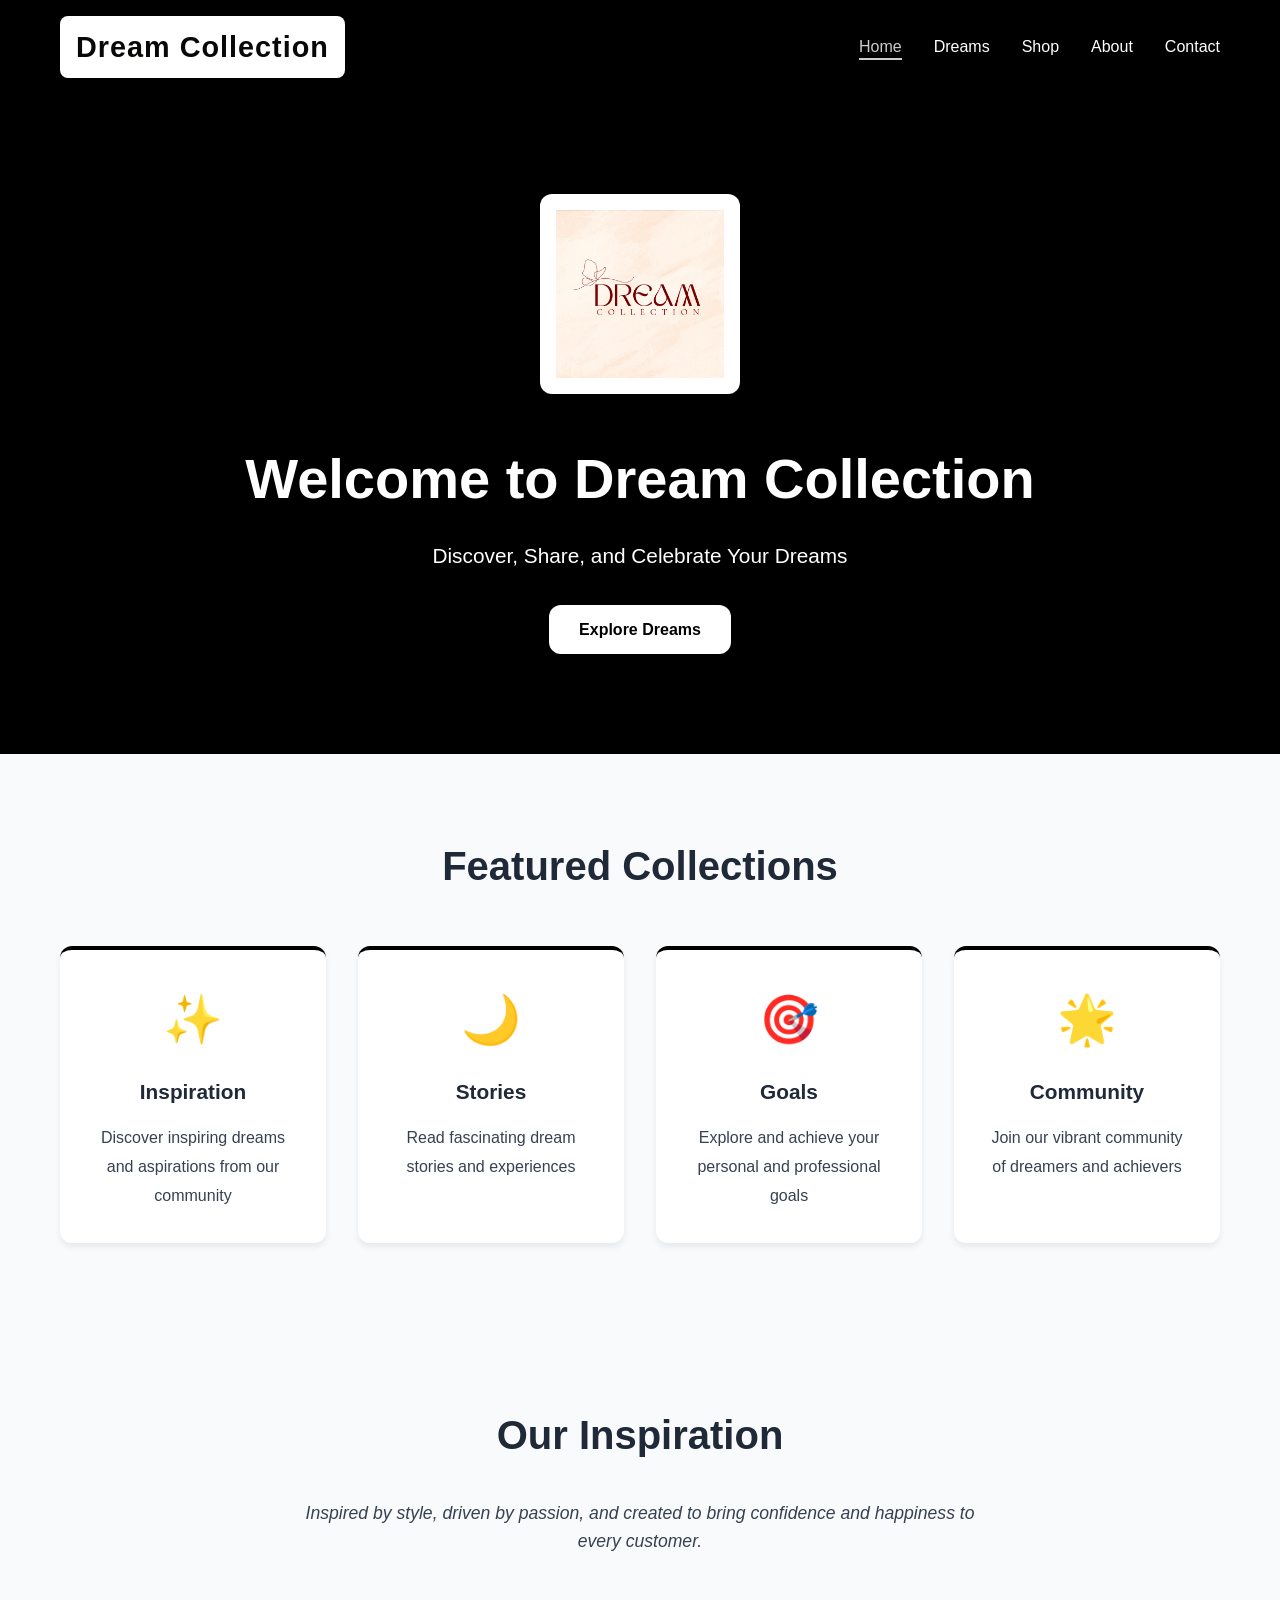
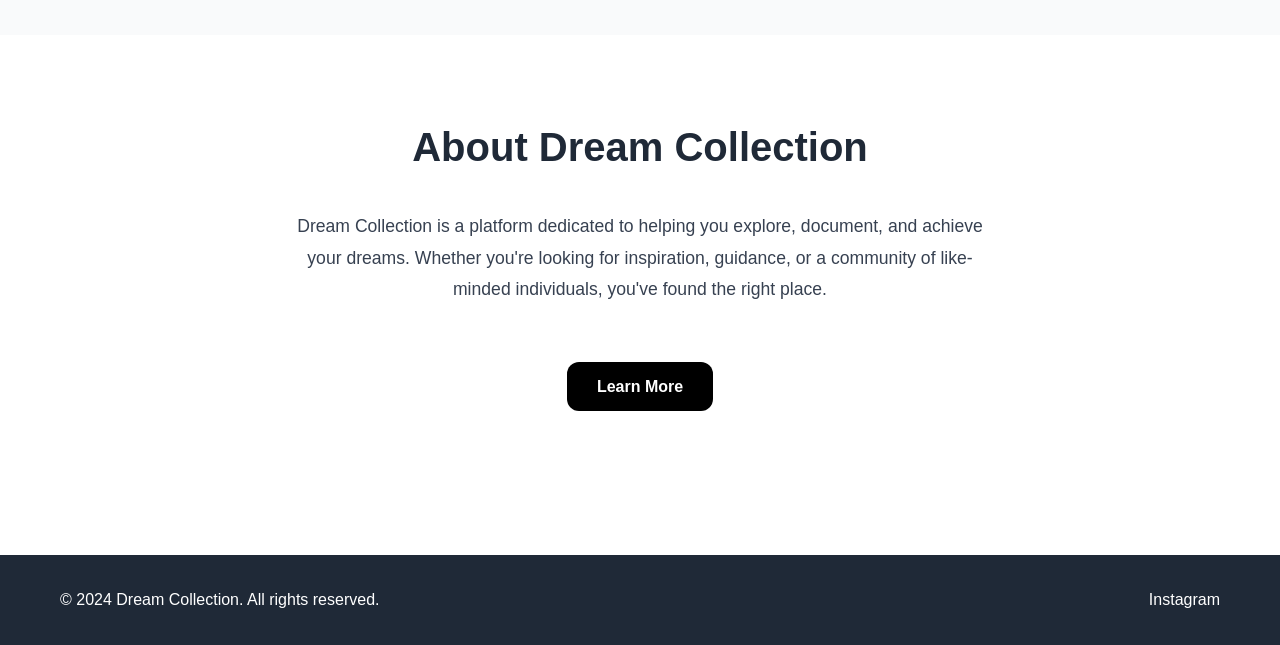
<file: index.html>
<!DOCTYPE html>
<html lang="en">
<head>
    <meta charset="UTF-8">
    <meta name="viewport" content="width=device-width, initial-scale=1.0">
    <title>Dream Collection - Explore Your Dreams</title>
    <link rel="stylesheet" href="styles.css">
</head>
<body>
    <!-- Navigation -->
    <nav class="navbar">
        <div class="container">
            <div class="logo">Dream Collection</div>
            <ul class="nav-menu">
                <li><a href="index.html" class="active">Home</a></li>
                <li><a href="dreams.html">Dreams</a></li>
                <li><a href="shop.html">Shop</a></li>
                <li><a href="about.html">About</a></li>
                <li><a href="contact.html">Contact</a></li>
            </ul>
        </div>
    </nav>

    <!-- Hero Section -->
    <section class="hero">
        <div class="hero-content">
            <div class="hero-logo">
                <img src="/images/logo.jpg.jpeg" alt="Dream Collection Logo" class="logo-image">
            </div>
            <h1>Welcome to Dream Collection</h1>
            <p>Discover, Share, and Celebrate Your Dreams</p>
            <a href="dreams.html" class="btn btn-primary">Explore Dreams</a>
        </div>
    </section>

    <!-- Featured Section -->
    <section class="featured">
        <div class="container">
            <h2>Featured Collections</h2>
            <div class="featured-grid">
                <div class="card">
                    <div class="card-icon">✨</div>
                    <h3>Inspiration</h3>
                    <p>Discover inspiring dreams and aspirations from our community</p>
                </div>
                <div class="card">
                    <div class="card-icon">🌙</div>
                    <h3>Stories</h3>
                    <p>Read fascinating dream stories and experiences</p>
                </div>
                <div class="card">
                    <div class="card-icon">🎯</div>
                    <h3>Goals</h3>
                    <p>Explore and achieve your personal and professional goals</p>
                </div>
                <div class="card">
                    <div class="card-icon">🌟</div>
                    <h3>Community</h3>
                    <p>Join our vibrant community of dreamers and achievers</p>
                </div>
            </div>
        </div>
    </section>

    <!-- Our Inspiration Section -->
    <section class="inspiration">
        <div class="container">
            <h2>Our Inspiration</h2>
            <p>Inspired by style, driven by passion, and created to bring confidence and happiness to every customer.</p>
        </div>
    </section>

    <!-- About Section -->
    <section class="about-preview">
        <div class="container">
            <h2>About Dream Collection</h2>
            <p>Dream Collection is a platform dedicated to helping you explore, document, and achieve your dreams. Whether you're looking for inspiration, guidance, or a community of like-minded individuals, you've found the right place.</p>
            <a href="about.html" class="btn btn-secondary">Learn More</a>
        </div>
    </section>

    <!-- Footer -->
    <footer class="footer">
        <div class="container">
            <p>&copy; 2024 Dream Collection. All rights reserved.</p>
            <div class="social-links">
                <a href="https://instagram.com/dreamcollection.jewellery" target="_blank">Instagram</a>
            </div>
        </div>
    </footer>
</body>
</html>
</file>
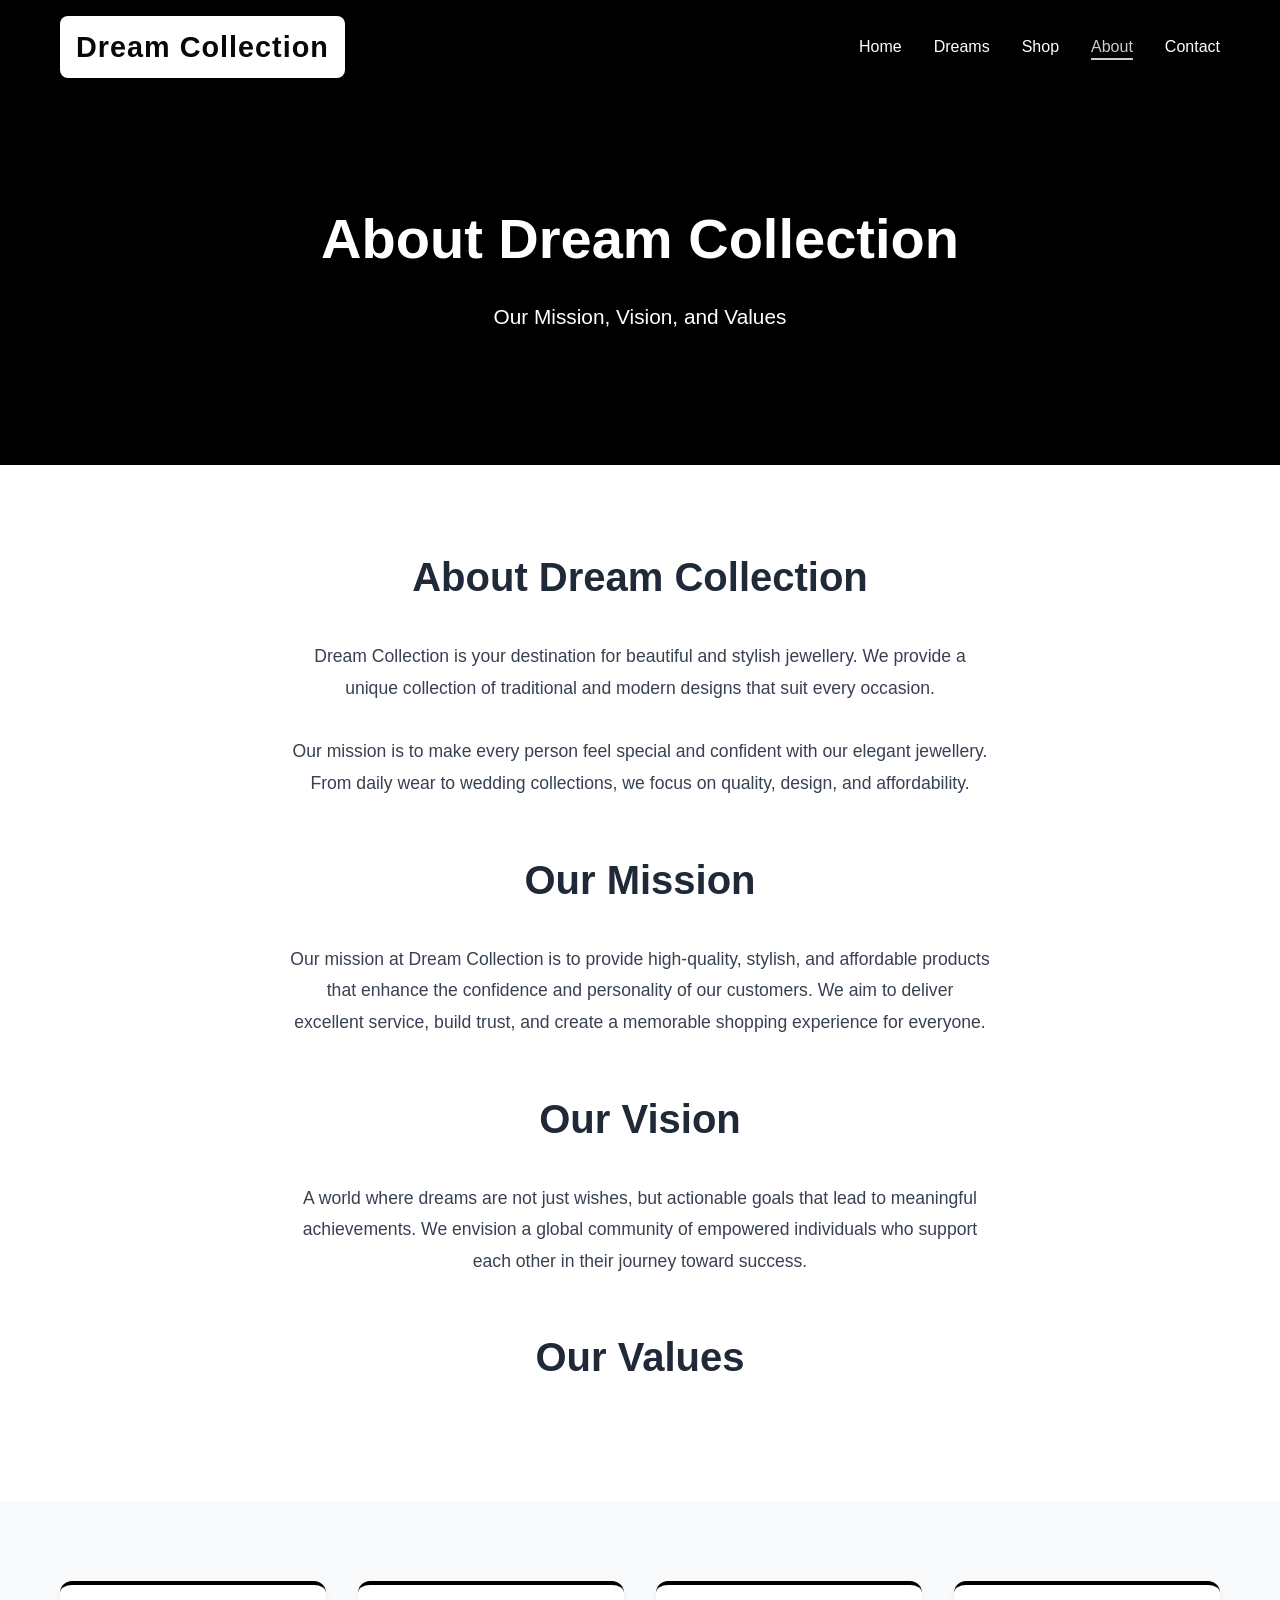
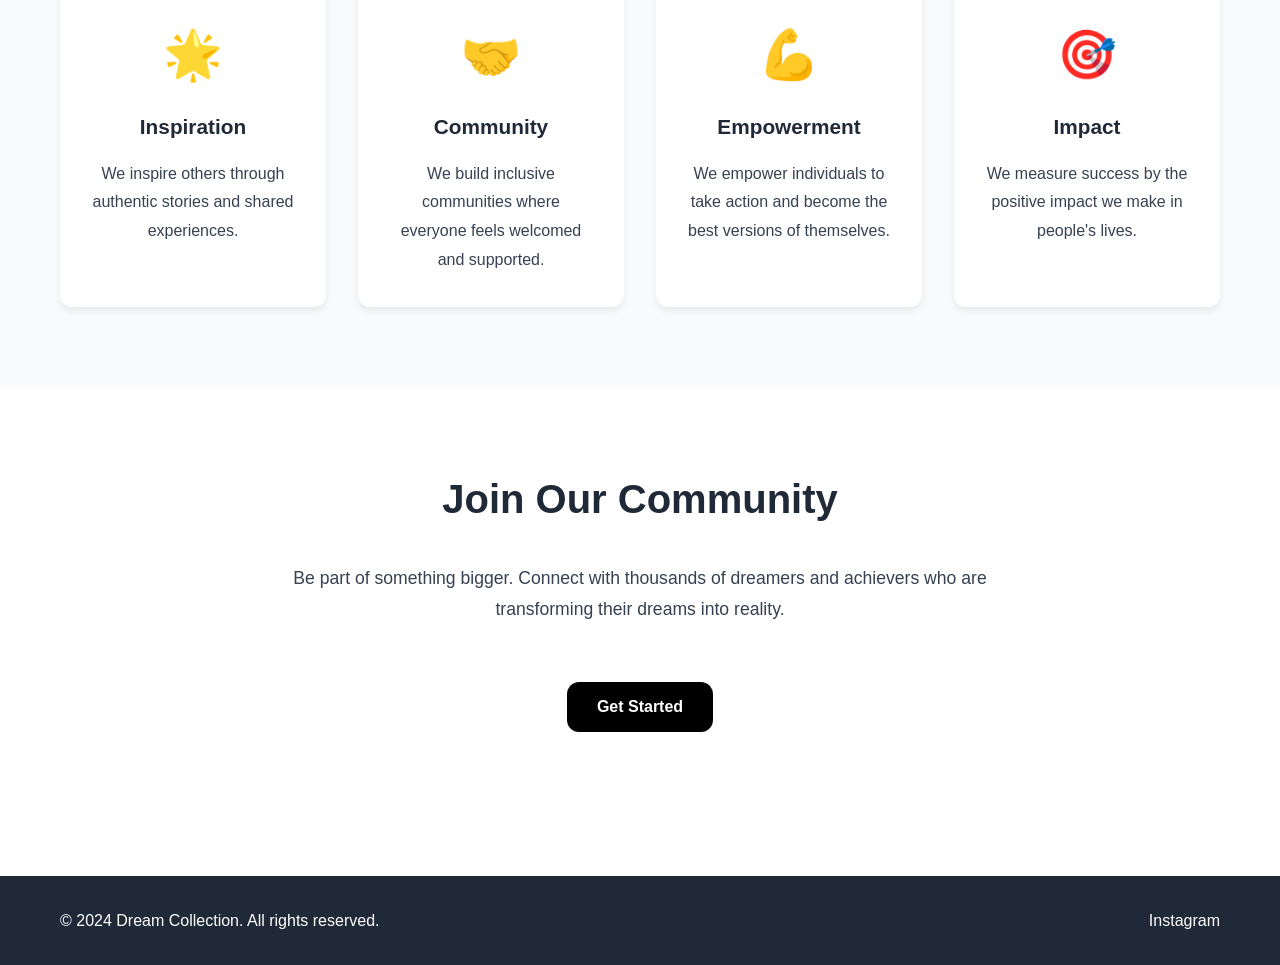
<file: about.html>
<!DOCTYPE html>
<html lang="en">
<head>
    <meta charset="UTF-8">
    <meta name="viewport" content="width=device-width, initial-scale=1.0">
    <title>About - Dream Collection</title>
    <link rel="stylesheet" href="styles.css">
</head>
<body>
    <!-- Navigation -->
    <nav class="navbar">
        <div class="container">
            <div class="logo">Dream Collection</div>
            <ul class="nav-menu">
                <li><a href="index.html">Home</a></li>
                <li><a href="dreams.html">Dreams</a></li>
                <li><a href="shop.html">Shop</a></li>
                <li><a href="about.html" class="active">About</a></li>
                <li><a href="contact.html">Contact</a></li>
            </ul>
        </div>
    </nav>

    <!-- Header -->
    <section class="hero" style="min-height: 300px;">
        <div class="hero-content">
            <h1>About Dream Collection</h1>
            <p>Our Mission, Vision, and Values</p>
        </div>
    </section>

    <!-- Content -->
    <section class="about-preview">
        <div class="container">
            <h2>About Dream Collection</h2>
            <p>Dream Collection is your destination for beautiful and stylish jewellery. We provide a unique collection of traditional and modern designs that suit every occasion.</p>
            
            <p style="margin-top: 1.5rem;">Our mission is to make every person feel special and confident with our elegant jewellery. From daily wear to wedding collections, we focus on quality, design, and affordability.</p>
            
            <h2 style="margin-top: 3rem;">Our Mission</h2>
            <p>Our mission at Dream Collection is to provide high-quality, stylish, and affordable products that enhance the confidence and personality of our customers. We aim to deliver excellent service, build trust, and create a memorable shopping experience for everyone.</p>
            
            <h2 style="margin-top: 3rem;">Our Vision</h2>
            <p>A world where dreams are not just wishes, but actionable goals that lead to meaningful achievements. We envision a global community of empowered individuals who support each other in their journey toward success.</p>
            
            <h2 style="margin-top: 3rem;">Our Values</h2>
        </div>
    </section>

    <!-- Values -->
    <section class="featured">
        <div class="container">
            <div class="featured-grid">
                <div class="card">
                    <div class="card-icon">🌟</div>
                    <h3>Inspiration</h3>
                    <p>We inspire others through authentic stories and shared experiences.</p>
                </div>
                <div class="card">
                    <div class="card-icon">🤝</div>
                    <h3>Community</h3>
                    <p>We build inclusive communities where everyone feels welcomed and supported.</p>
                </div>
                <div class="card">
                    <div class="card-icon">💪</div>
                    <h3>Empowerment</h3>
                    <p>We empower individuals to take action and become the best versions of themselves.</p>
                </div>
                <div class="card">
                    <div class="card-icon">🎯</div>
                    <h3>Impact</h3>
                    <p>We measure success by the positive impact we make in people's lives.</p>
                </div>
            </div>
        </div>
    </section>

    <!-- CTA -->
    <section class="about-preview">
        <div class="container">
            <h2>Join Our Community</h2>
            <p>Be part of something bigger. Connect with thousands of dreamers and achievers who are transforming their dreams into reality.</p>
            <a href="contact.html" class="btn btn-secondary">Get Started</a>
        </div>
    </section>

    <!-- Footer -->
    <footer class="footer">
        <div class="container">
            <p>&copy; 2024 Dream Collection. All rights reserved.</p>
            <div class="social-links">
                <a href="https://instagram.com/dreamcollection.jewellery" target="_blank">Instagram</a>
            </div>
        </div>
    </footer>
</body>
</html>
</file>
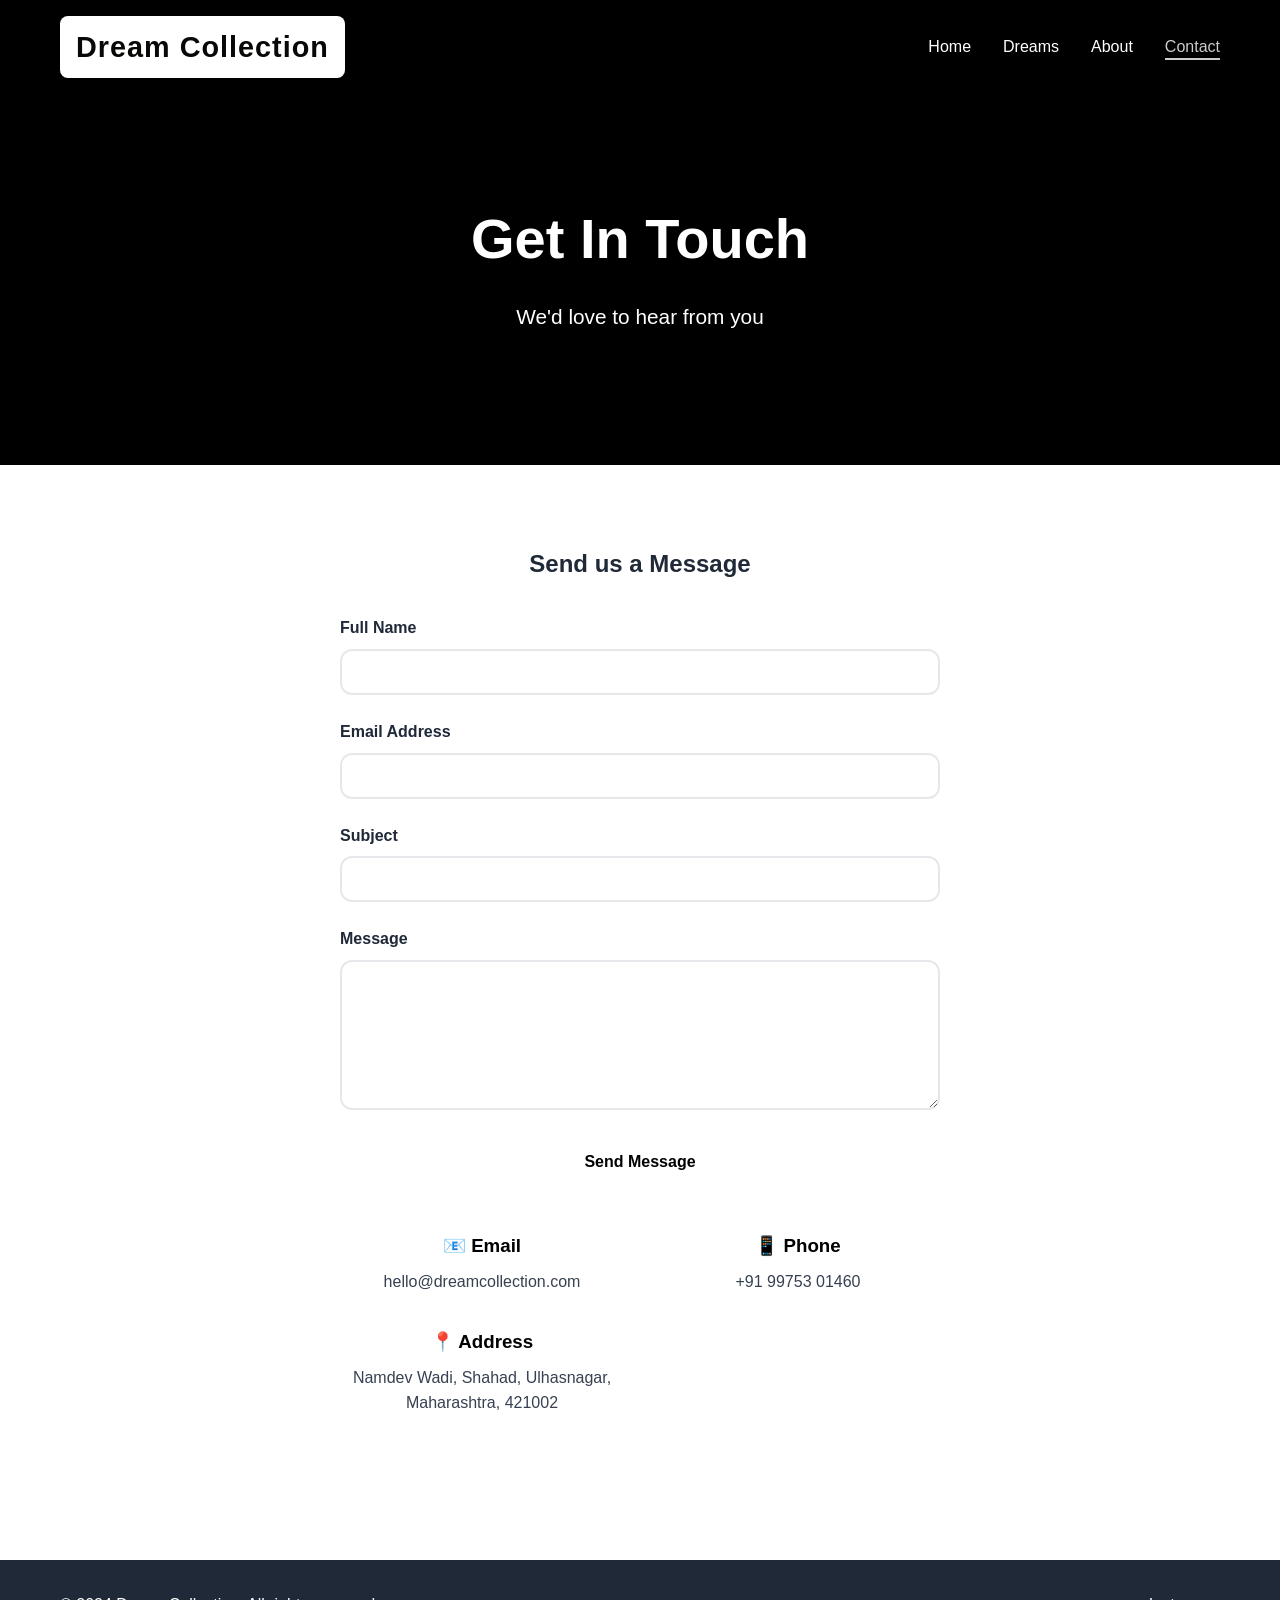
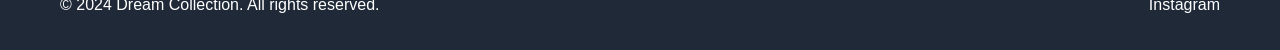
<file: contact.html>
<!DOCTYPE html>
<html lang="en">
<head>
    <meta charset="UTF-8">
    <meta name="viewport" content="width=device-width, initial-scale=1.0">
    <title>Contact - Dream Collection</title>
    <link rel="stylesheet" href="styles.css">
    <style>
        .contact-section {
            padding: 80px 20px;
        }

        .contact-container {
            max-width: 600px;
            margin: 0 auto;
        }

        .form-group {
            margin-bottom: 1.5rem;
        }

        .form-group label {
            display: block;
            margin-bottom: 0.5rem;
            font-weight: 600;
            color: var(--dark-color);
        }

        .form-group input,
        .form-group textarea {
            width: 100%;
            padding: 12px;
            border: 2px solid #e5e7eb;
            border-radius: var(--border-radius);
            font-family: inherit;
            font-size: 1rem;
            transition: var(--transition);
        }

        .form-group input:focus,
        .form-group textarea:focus {
            outline: none;
            border-color: var(--primary-color);
            box-shadow: 0 0 0 3px rgba(99, 102, 241, 0.1);
        }

        .form-group textarea {
            resize: vertical;
            min-height: 150px;
        }

        .form-submit {
            width: 100%;
        }

        .success-message {
            display: none;
            background-color: #d1fae5;
            color: #047857;
            padding: 1rem;
            border-radius: var(--border-radius);
            margin-top: 2rem;
            text-align: center;
        }

        .contact-info {
            display: grid;
            grid-template-columns: repeat(auto-fit, minmax(200px, 1fr));
            gap: 2rem;
            margin-top: 3rem;
            text-align: center;
        }

        .contact-info-item h3 {
            color: var(--primary-color);
            margin-bottom: 0.5rem;
        }
    </style>
</head>
<body>
    <!-- Navigation -->
    <nav class="navbar">
        <div class="container">
            <div class="logo">Dream Collection</div>
            <ul class="nav-menu">
                <li><a href="index.html">Home</a></li>
                <li><a href="dreams.html">Dreams</a></li>
                <li><a href="about.html">About</a></li>
                <li><a href="contact.html" class="active">Contact</a></li>
            </ul>
        </div>
    </nav>

    <!-- Header -->
    <section class="hero" style="min-height: 300px;">
        <div class="hero-content">
            <h1>Get In Touch</h1>
            <p>We'd love to hear from you</p>
        </div>
    </section>

    <!-- Contact Form -->
    <section class="contact-section">
        <div class="contact-container">
            <h2 style="text-align: center; margin-bottom: 2rem; color: var(--dark-color);">Send us a Message</h2>
            
            <form id="contactForm">
                <div class="form-group">
                    <label for="name">Full Name</label>
                    <input type="text" id="name" name="name" required>
                </div>

                <div class="form-group">
                    <label for="email">Email Address</label>
                    <input type="email" id="email" name="email" required>
                </div>

                <div class="form-group">
                    <label for="subject">Subject</label>
                    <input type="text" id="subject" name="subject" required>
                </div>

                <div class="form-group">
                    <label for="message">Message</label>
                    <textarea id="message" name="message" required></textarea>
                </div>

                <button type="submit" class="btn btn-primary form-submit">Send Message</button>
                <div class="success-message" id="successMessage">
                    ✓ Thank you! Your message has been sent successfully.
                </div>
            </form>

            <div class="contact-info">
                <div class="contact-info-item">
                    <h3>📧 Email</h3>
                    <p><a href="mailto:hello@dreamcollection.com" style="color: var(--text-color); text-decoration: none;">hello@dreamcollection.com</a></p>
                </div>
                <div class="contact-info-item">
                    <h3>📱 Phone</h3>
                    <p><a href="tel:+919975301460" style="color: var(--text-color); text-decoration: none;">+91 99753 01460</a></p>
                </div>
                <div class="contact-info-item">
                    <h3>📍 Address</h3>
                    <p>Namdev Wadi, Shahad, Ulhasnagar, Maharashtra, 421002</p>
                </div>
            </div>
        </div>
    </section>

    <!-- Footer -->
    <footer class="footer">
        <div class="container">
            <p>&copy; 2024 Dream Collection. All rights reserved.</p>
            <div class="social-links">
                <a href="https://instagram.com/dreamcollection.jewellery" target="_blank">Instagram</a>
            </div>
        </div>
    </footer>

    <script>
        document.getElementById('contactForm').addEventListener('submit', function(e) {
            e.preventDefault();
            
            // Get form values
            const name = document.getElementById('name').value;
            const email = document.getElementById('email').value;
            const subject = document.getElementById('subject').value;
            const message = document.getElementById('message').value;
            
            // Simple validation
            if (name && email && subject && message) {
                // Show success message
                document.getElementById('successMessage').style.display = 'block';
                
                // Reset form
                this.reset();
                
                // Hide message after 4 seconds
                setTimeout(() => {
                    document.getElementById('successMessage').style.display = 'none';
                }, 4000);
                
                // Here you would typically send this data to a server
                console.log('Form submitted:', { name, email, subject, message });
            }
        });
    </script>
</body>
</html>
</file>
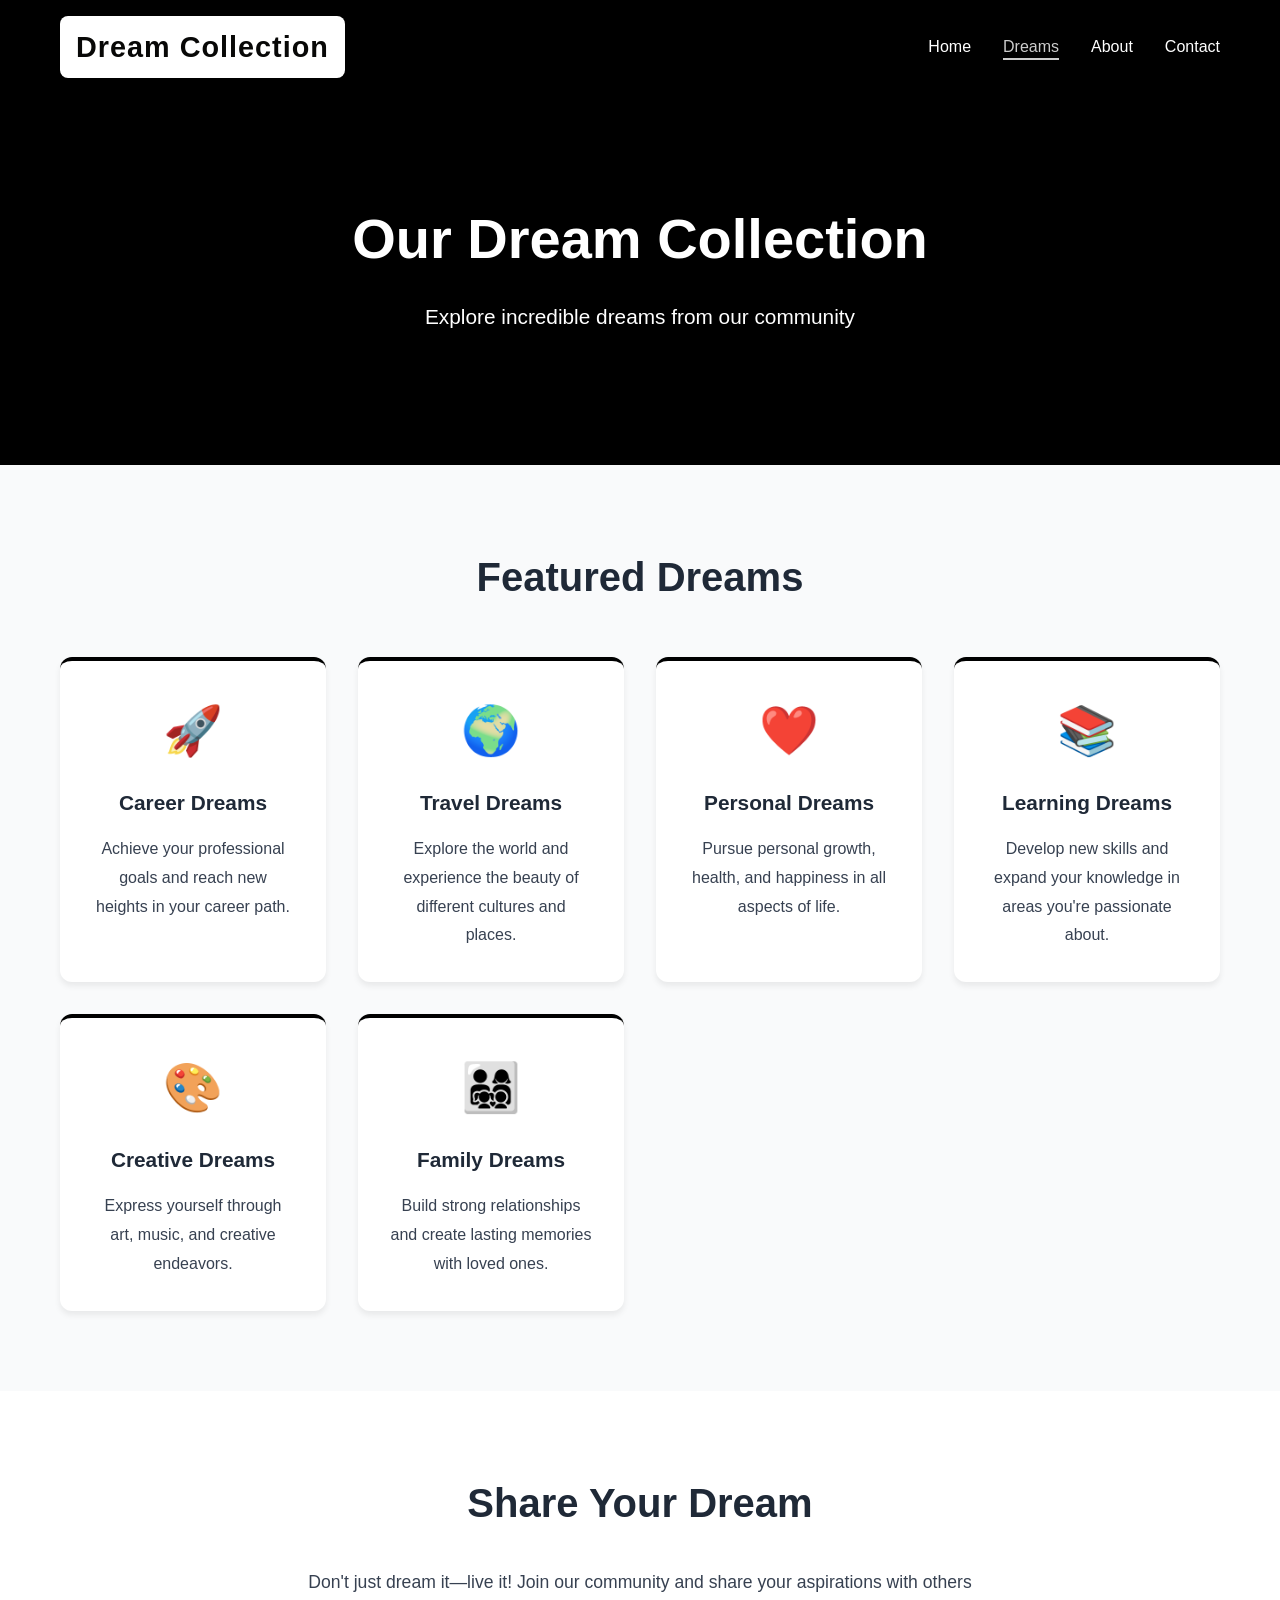
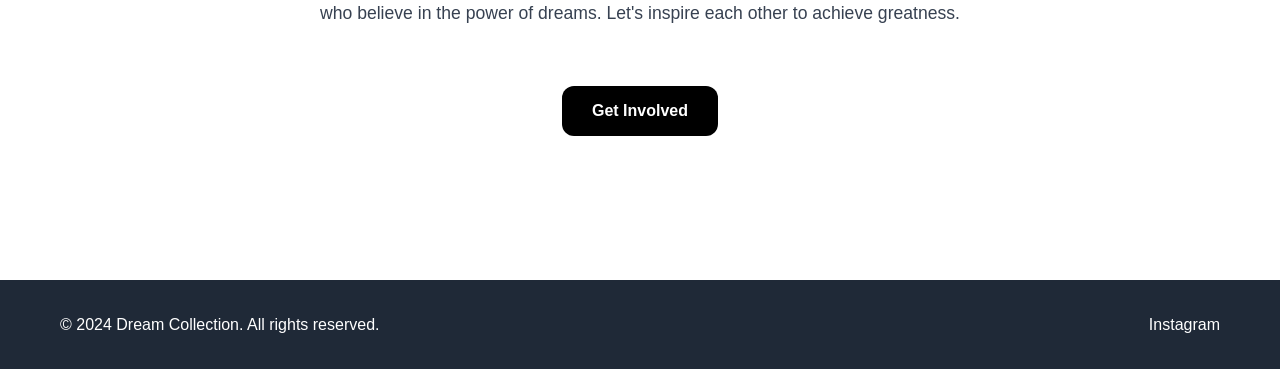
<file: dreams.html>
<!DOCTYPE html>
<html lang="en">
<head>
    <meta charset="UTF-8">
    <meta name="viewport" content="width=device-width, initial-scale=1.0">
    <title>Dreams - Dream Collection</title>
    <link rel="stylesheet" href="styles.css">
</head>
<body>
    <!-- Navigation -->
    <nav class="navbar">
        <div class="container">
            <div class="logo">Dream Collection</div>
            <ul class="nav-menu">
                <li><a href="index.html">Home</a></li>
                <li><a href="dreams.html" class="active">Dreams</a></li>
                <li><a href="about.html">About</a></li>
                <li><a href="contact.html">Contact</a></li>
            </ul>
        </div>
    </nav>

    <!-- Header -->
    <section class="hero" style="min-height: 300px;">
        <div class="hero-content">
            <h1>Our Dream Collection</h1>
            <p>Explore incredible dreams from our community</p>
        </div>
    </section>

    <!-- Dreams Grid -->
    <section class="featured">
        <div class="container">
            <h2>Featured Dreams</h2>
            <div class="featured-grid">
                <div class="card">
                    <div class="card-icon">🚀</div>
                    <h3>Career Dreams</h3>
                    <p>Achieve your professional goals and reach new heights in your career path.</p>
                </div>
                <div class="card">
                    <div class="card-icon">🌍</div>
                    <h3>Travel Dreams</h3>
                    <p>Explore the world and experience the beauty of different cultures and places.</p>
                </div>
                <div class="card">
                    <div class="card-icon">❤️</div>
                    <h3>Personal Dreams</h3>
                    <p>Pursue personal growth, health, and happiness in all aspects of life.</p>
                </div>
                <div class="card">
                    <div class="card-icon">📚</div>
                    <h3>Learning Dreams</h3>
                    <p>Develop new skills and expand your knowledge in areas you're passionate about.</p>
                </div>
                <div class="card">
                    <div class="card-icon">🎨</div>
                    <h3>Creative Dreams</h3>
                    <p>Express yourself through art, music, and creative endeavors.</p>
                </div>
                <div class="card">
                    <div class="card-icon">👨‍👩‍👧‍👦</div>
                    <h3>Family Dreams</h3>
                    <p>Build strong relationships and create lasting memories with loved ones.</p>
                </div>
            </div>
        </div>
    </section>

    <!-- Call to Action -->
    <section class="about-preview">
        <div class="container">
            <h2>Share Your Dream</h2>
            <p>Don't just dream it—live it! Join our community and share your aspirations with others who believe in the power of dreams. Let's inspire each other to achieve greatness.</p>
            <a href="contact.html" class="btn btn-secondary">Get Involved</a>
        </div>
    </section>

    <!-- Footer -->
    <footer class="footer">
        <div class="container">
            <p>&copy; 2024 Dream Collection. All rights reserved.</p>
            <div class="social-links">
                <a href="https://instagram.com/dreamcollection.jewellery" target="_blank">Instagram</a>
            </div>
        </div>
    </footer>
</body>
</html>
</file>
<file: styles.css>
/* Reset and Base Styles */
* {
    margin: 0;
    padding: 0;
    box-sizing: border-box;
}

:root {
    --primary-color: #000000;
    --secondary-color: #000000;
    --dark-color: #1f2937;
    --light-color: #f9fafb;
    --text-color: #374151;
    --border-radius: 12px;
    --transition: all 0.3s ease;
}

body {
    font-family: 'Segoe UI', Tahoma, Geneva, Verdana, sans-serif;
    line-height: 1.6;
    color: var(--text-color);
    background-color: #ffffff;
}

.container {
    max-width: 1200px;
    margin: 0 auto;
    padding: 0 20px;
}

/* Navigation */
.navbar {
    background: linear-gradient(135deg, var(--primary-color) 0%, var(--secondary-color) 100%);
    padding: 1rem 0;
    position: sticky;
    top: 0;
    z-index: 1000;
    box-shadow: 0 2px 10px rgba(0,0,0,0.1);
}

.navbar .container {
    display: flex;
    justify-content: space-between;
    align-items: center;
}

.logo {
    font-size: 1.8rem;
    font-weight: bold;
    color: #080807;
    background-color: white;
    padding: 8px 16px;
    border-radius: 8px;
    letter-spacing: 1px;
}

.nav-menu {
    display: flex;
    list-style: none;
    gap: 2rem;
}

.nav-menu a {
    color: white;
    text-decoration: none;
    font-weight: 500;
    transition: var(--transition);
    position: relative;
}

.nav-menu a:hover,
.nav-menu a.active {
    opacity: 0.8;
}

.nav-menu a.active::after {
    content: '';
    position: absolute;
    bottom: -5px;
    left: 0;
    width: 100%;
    height: 2px;
    background-color: white;
}

/* Hero Section */
.hero {
    background: linear-gradient(135deg, var(--primary-color) 0%, var(--secondary-color) 100%);
    color: white;
    padding: 100px 20px;
    text-align: center;
    min-height: 500px;
    display: flex;
    align-items: center;
    justify-content: center;
}

.hero-content {
    max-width: 800px;
}

.hero-logo {
    margin-bottom: 2rem;
}

.logo-image {
    max-width: 200px;
    height: auto;
    border-radius: var(--border-radius);
    box-shadow: 0 10px 30px rgba(0,0,0,0.3);
    background-color: white;
    padding: 1rem;
}

.hero-content h1 {
    font-size: 3.5rem;
    margin-bottom: 1rem;
    animation: slideDown 0.8s ease;
}

.hero-content p {
    font-size: 1.3rem;
    margin-bottom: 2rem;
    opacity: 0.95;
    animation: slideUp 0.8s ease 0.2s both;
}

@keyframes slideDown {
    from {
        opacity: 0;
        transform: translateY(-30px);
    }
    to {
        opacity: 1;
        transform: translateY(0);
    }
}

@keyframes slideUp {
    from {
        opacity: 0;
        transform: translateY(30px);
    }
    to {
        opacity: 1;
        transform: translateY(0);
    }
}

/* Buttons */
.btn {
    display: inline-block;
    padding: 12px 30px;
    border-radius: var(--border-radius);
    text-decoration: none;
    font-weight: 600;
    transition: var(--transition);
    border: none;
    cursor: pointer;
    font-size: 1rem;
}

.btn-primary {
    background-color: white;
    color: var(--primary-color);
}

.btn-primary:hover {
    transform: translateY(-3px);
    box-shadow: 0 10px 20px rgba(0,0,0,0.2);
}

.btn-secondary {
    background-color: var(--primary-color);
    color: white;
    margin-top: 1.5rem;
}

.btn-secondary:hover {
    background-color: var(--secondary-color);
    transform: translateY(-3px);
    box-shadow: 0 10px 20px rgba(99, 102, 241, 0.3);
}

/* Featured Section */
.featured {
    padding: 80px 20px;
    background-color: var(--light-color);
}

.featured h2 {
    text-align: center;
    font-size: 2.5rem;
    margin-bottom: 3rem;
    color: var(--dark-color);
}

.featured-grid {
    display: grid;
    grid-template-columns: repeat(auto-fit, minmax(250px, 1fr));
    gap: 2rem;
}

.card {
    background: white;
    padding: 2rem;
    border-radius: var(--border-radius);
    text-align: center;
    box-shadow: 0 4px 6px rgba(0,0,0,0.07);
    transition: var(--transition);
    border-top: 4px solid var(--primary-color);
}

.card:hover {
    transform: translateY(-10px);
    box-shadow: 0 15px 30px rgba(0,0,0,0.15);
}

.card-icon {
    font-size: 3rem;
    margin-bottom: 1rem;
}

.card h3 {
    color: var(--dark-color);
    margin-bottom: 1rem;
    font-size: 1.3rem;
}

.card p {
    color: var(--text-color);
    line-height: 1.8;
}

/* About Preview Section */
.about-preview {
    padding: 80px 20px;
    text-align: center;
}

.about-preview h2 {
    font-size: 2.5rem;
    margin-bottom: 2rem;
    color: var(--dark-color);
}

.about-preview p {
    font-size: 1.1rem;
    color: var(--text-color);
    max-width: 700px;
    margin: 0 auto 2rem;
    line-height: 1.8;
}

/* Our Inspiration Section */
.inspiration {
    padding: 80px 20px;
    background-color: var(--light-color);
    text-align: center;
}

.inspiration h2 {
    font-size: 2.5rem;
    margin-bottom: 2rem;
    color: var(--dark-color);
}

.inspiration p {
    font-size: 1.1rem;
    color: var(--text-color);
    max-width: 700px;
    margin: 0 auto;
    line-height: 1.6;
    font-style: italic;
}

/* Footer */
.footer {
    background-color: var(--dark-color);
    color: white;
    padding: 2rem;
    text-align: center;
    margin-top: 4rem;
}

.footer .container {
    display: flex;
    justify-content: space-between;
    align-items: center;
    flex-wrap: wrap;
    gap: 2rem;
}

.social-links {
    display: flex;
    gap: 1.5rem;
}

.social-links a {
    color: white;
    text-decoration: none;
    transition: var(--transition);
}

.social-links a:hover {
    color: var(--primary-color);
}

/* Responsive Design */
@media (max-width: 768px) {
    .nav-menu {
        gap: 1rem;
    }

    .hero-content h1 {
        font-size: 2.2rem;
    }

    .hero-content p {
        font-size: 1rem;
    }

    .logo-image {
        max-width: 150px;
    }

    .featured h2,
    .about-preview h2 {
        font-size: 2rem;
    }

    .footer .container {
        flex-direction: column;
    }
}

@media (max-width: 480px) {
    .nav-menu {
        gap: 0.5rem;
        font-size: 0.9rem;
    }

    .logo {
        font-size: 1.3rem;
    }

    .hero-content h1 {
        font-size: 1.8rem;
    }

    .logo-image {
        max-width: 120px;
    }

    .featured-grid {
        grid-template-columns: 1fr;
    }
}
</file>
